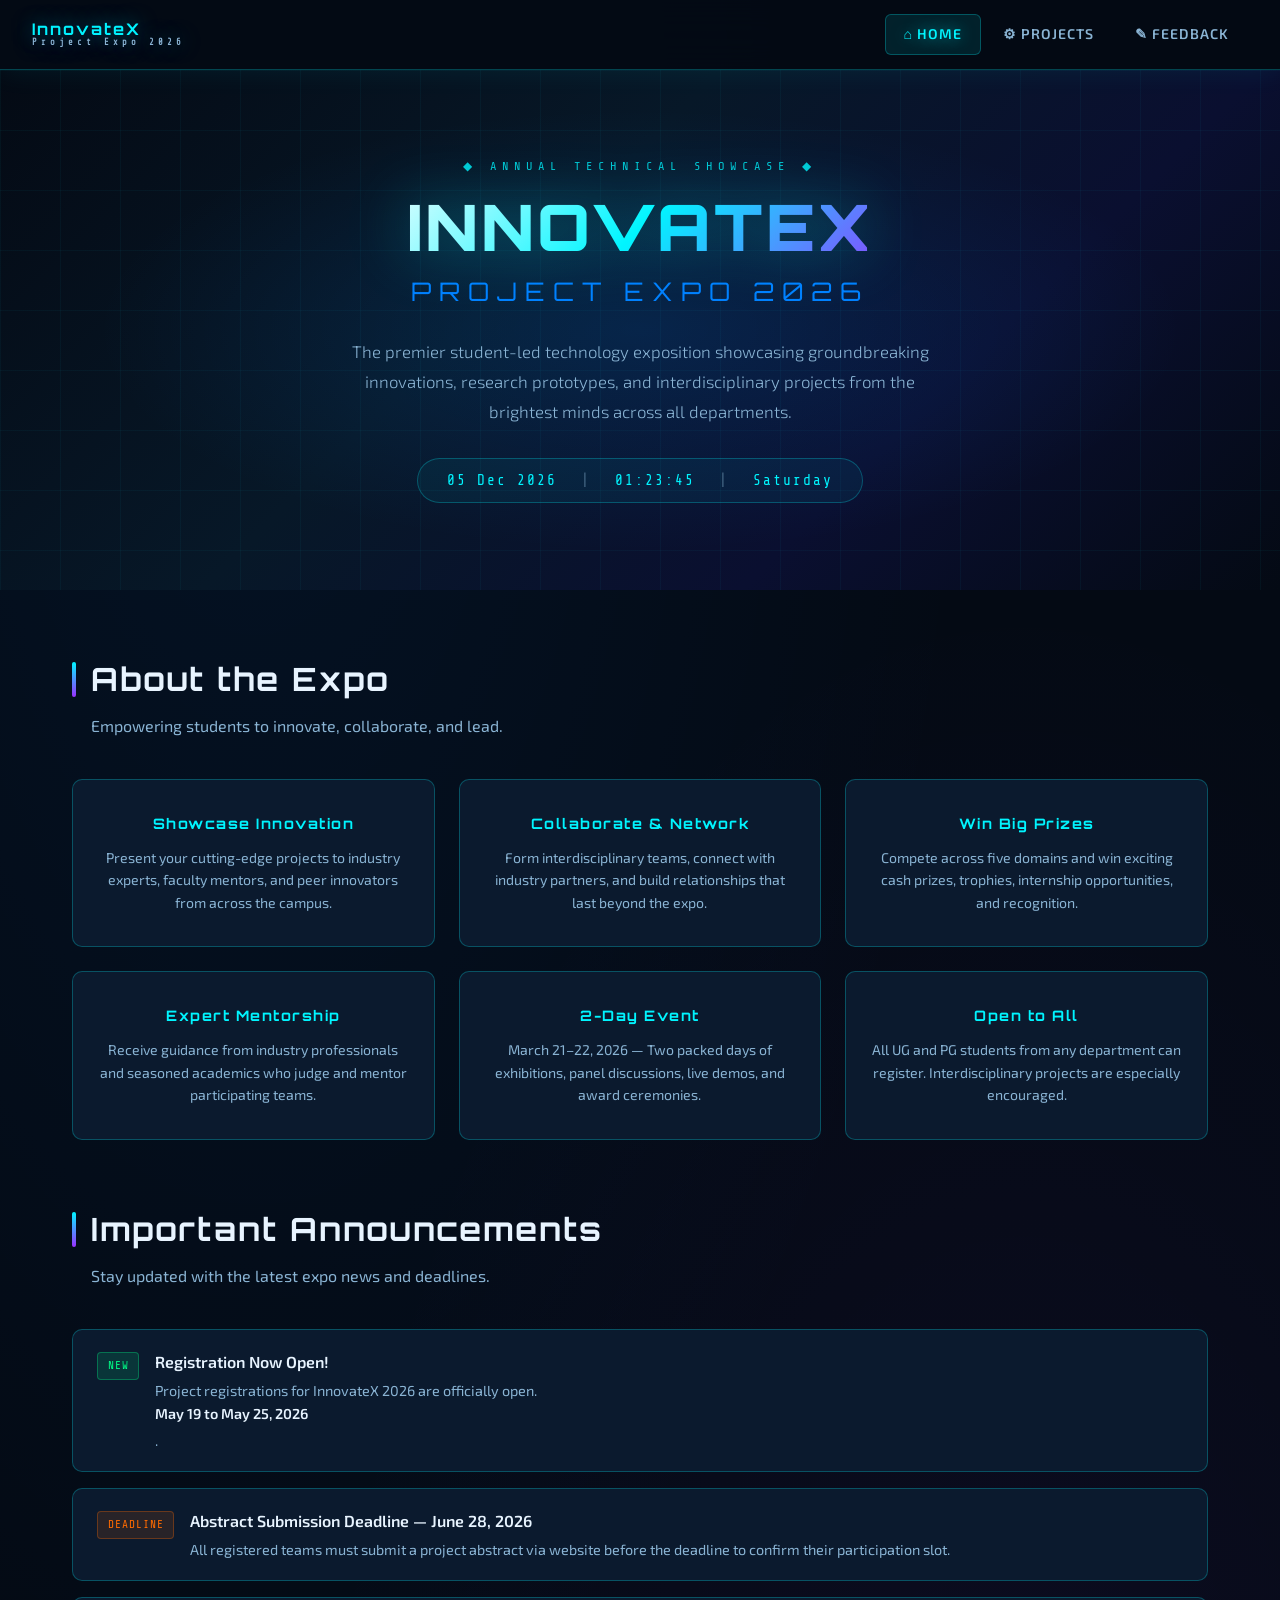
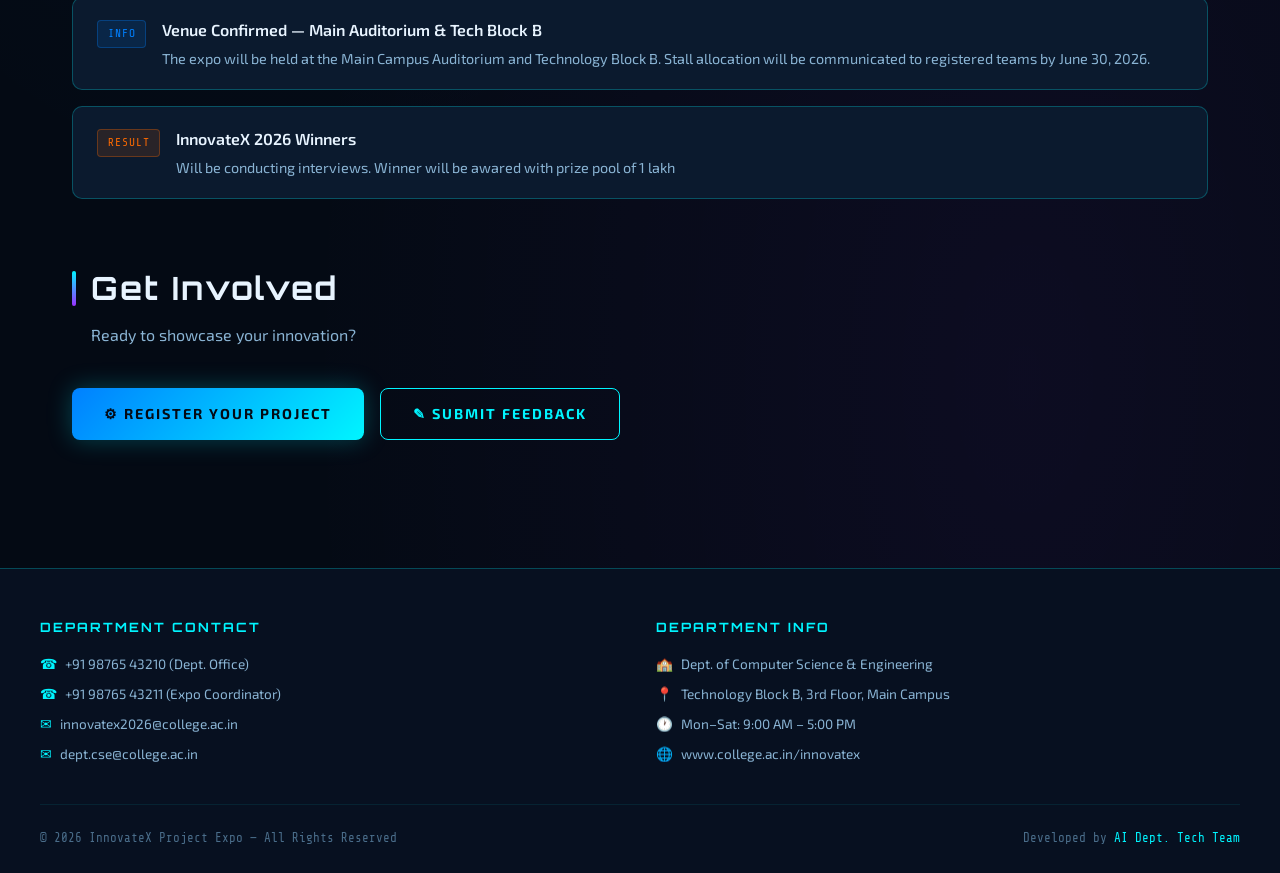
<file: index.html>
<!DOCTYPE html>
<html lang="en">
<head>
  <meta charset="UTF-8" />
  <meta name="viewport" content="width=device-width, initial-scale=1.0" />
  <title>InnovateX Project Expo 2026 — Home</title>
  <link rel="stylesheet" href="style.css" />
</head>
<body>

  <!-- ═══════════════════════════════════════════════════════════
       NAVIGATION (common)
  ════════════════════════════════════════════════════════════ -->
  <nav class="navbar">
    <a href="index.html" class="nav-brand">
      <div class="nav-brand-text">
        InnovateX
        <span class="nav-brand-sub">Project Expo 2026</span>
      </div>
    </a>

    <ul class="nav-links" id="navLinks">
      <li><a href="index.html" class="active">&#8962; Home</a></li>
      <li><a href="projects.html">&#9881; Projects</a></li>
      <li><a href="feedback.html">&#9998; Feedback</a></li>
    </ul>

    <div class="hamburger" id="hamburger" onclick="toggleNav()" aria-label="Toggle navigation">
      <span></span><span></span><span></span>
    </div>
  </nav>

  <!-- ═══════════════════════════════════════════════════════════
       HERO / BANNER
  ════════════════════════════════════════════════════════════ -->
  <section class="hero">
    <div class="hero-bg"></div>
    <div class="hero-content">
      <p class="hero-eyebrow">&#9670; Annual Technical Showcase &#9670;</p>
      <h1 class="hero-title">INNOVATEX</h1>
      <p class="hero-subtitle">Project Expo 2026</p>
      <p class="hero-desc">
        The premier student-led technology exposition showcasing groundbreaking
        innovations, research prototypes, and interdisciplinary projects from
        the brightest minds across all departments.
      </p>
      <div class="hero-date-time" id="liveClock">
        <span id="liveDate">Loading…</span>
        <span class="separator">|</span>
        <span id="liveTime">00:00:00</span>
        <span class="separator">|</span>
        <span id="liveDay">Day</span>
      </div>
    </div>
  </section>
  <!-- ═══════════════════════════════════════════════════════════
       ABOUT / INTRO
  ════════════════════════════════════════════════════════════ -->
  <main>
    <section class="section">
      <h2 class="section-title">About the Expo</h2>
      <p class="section-lead">Empowering students to innovate, collaborate, and lead.</p>

      <div class="grid-3">
        <div class="card feature-card">
          <h3>Showcase Innovation</h3>
          <p>Present your cutting-edge projects to industry experts, faculty mentors, and peer innovators from across the campus.</p>
        </div>
        <div class="card feature-card">
          <h3>Collaborate &amp; Network</h3>
          <p>Form interdisciplinary teams, connect with industry partners, and build relationships that last beyond the expo.</p>
        </div>
        <div class="card feature-card">
          <h3>Win Big Prizes</h3>
          <p>Compete across five domains and win exciting cash prizes, trophies, internship opportunities, and recognition.</p>
        </div>
        <div class="card feature-card">
          <h3>Expert Mentorship</h3>
          <p>Receive guidance from industry professionals and seasoned academics who judge and mentor participating teams.</p>
        </div>
        <div class="card feature-card">
          <h3>2-Day Event</h3>
          <p>March 21–22, 2026 — Two packed days of exhibitions, panel discussions, live demos, and award ceremonies.</p>
        </div>
        <div class="card feature-card">
          <h3>Open to All</h3>
          <p>All UG and PG students from any department can register. Interdisciplinary projects are especially encouraged.</p>
        </div>
      </div>
    </section>

    <!-- ═══════════════════════════════════════════════════════════
         ANNOUNCEMENTS
    ════════════════════════════════════════════════════════════ -->
    <section class="section" style="padding-top:0">
      <h2 class="section-title">Important Announcements</h2>
      <p class="section-lead">Stay updated with the latest expo news and deadlines.</p>

      <div class="announcements-list">

        <div class="announcement-item">
          <span class="ann-tag tag-new">NEW</span>
          <div class="ann-body">
            <strong>Registration Now Open!</strong>
            <p>Project registrations for InnovateX 2026 are officially open. <strong>May 19 to May 25, 2026</strong>.</p>
          </div>
        </div>

        <div class="announcement-item">
          <span class="ann-tag tag-alert">DEADLINE</span> 
          <div class="ann-body">
            <strong>Abstract Submission Deadline — June 28, 2026</strong>
            <p>All registered teams must submit a project abstract via website before the deadline to confirm their participation slot.</p>
          </div>
        </div>

        <div class="announcement-item">
          <span class="ann-tag tag-info">INFO</span>
          <div class="ann-body">
            <strong>Venue Confirmed — Main Auditorium &amp; Tech Block B</strong>
            <p>The expo will be held at the Main Campus Auditorium and Technology Block B. Stall allocation will be communicated to registered teams by June 30, 2026.</p>
          </div>
        </div>

        <div class="announcement-item">
          <span class="ann-tag tag-alert">RESULT</span>
          <div class="ann-body">
            <strong>InnovateX 2026 Winners</strong>
            <p>Will be conducting interviews. Winner will be awared with prize pool of 1 lakh</p>
          </div>
        </div>

      </div>
    </section>

    <!-- ═══════════════════════════════════════════════════════════
         QUICK LINKS
    ════════════════════════════════════════════════════════════ -->
    <section class="section" style="padding-top:0; text-align:center;">
      <h2 class="section-title" style="text-align:left">Get Involved</h2>
      <p class="section-lead" style="text-align:left">Ready to showcase your innovation?</p>
      <div style="display:flex; gap:1rem; flex-wrap:wrap; margin-top:1rem;">
        <a href="projects.html" class="btn btn-primary">&#9881; Register Your Project</a>
        <a href="feedback.html" class="btn btn-secondary">&#9998; Submit Feedback</a>
      </div>
    </section>
  </main>

  <!-- ═══════════════════════════════════════════════════════════
       FOOTER
  ════════════════════════════════════════════════════════════ -->
  <footer>
    <div class="footer-grid">

      

      <div class="footer-col">
        <h4>Department Contact</h4>
        <div class="footer-contact-item">
          <span class="icon">&#9742;</span>
          <span>+91 98765 43210 (Dept. Office)</span>
        </div>
        <div class="footer-contact-item">
          <span class="icon">&#9742;</span>
          <span>+91 98765 43211 (Expo Coordinator)</span>
        </div>
        <div class="footer-contact-item">
          <span class="icon">&#9993;</span>
          <span>innovatex2026@college.ac.in</span>
        </div>
        <div class="footer-contact-item">
          <span class="icon">&#9993;</span>
          <span>dept.cse@college.ac.in</span>
        </div>
      </div>

      <div class="footer-col">
        <h4>Department Info</h4>
        <div class="footer-contact-item">
          <span class="icon">&#127979;</span>
          <span>Dept. of Computer Science &amp; Engineering</span>
        </div>
        <div class="footer-contact-item">
          <span class="icon">&#128205;</span>
          <span>Technology Block B, 3rd Floor, Main Campus</span>
        </div>
        <div class="footer-contact-item">
          <span class="icon">&#128336;</span>
          <span>Mon–Sat: 9:00 AM – 5:00 PM</span>
        </div>
        <div class="footer-contact-item">
          <span class="icon">&#127760;</span>
          <span>www.college.ac.in/innovatex</span>
        </div>
      </div>

    </div>

    <div class="footer-bottom">
      <span>&#169; 2026 InnovateX Project Expo &mdash; All Rights Reserved</span>
      <span>Developed by <a href="#">AI Dept. Tech Team</a></span>
    </div>
  </footer>

  <script src="script.js"></script>
</body>
</html>
</file>
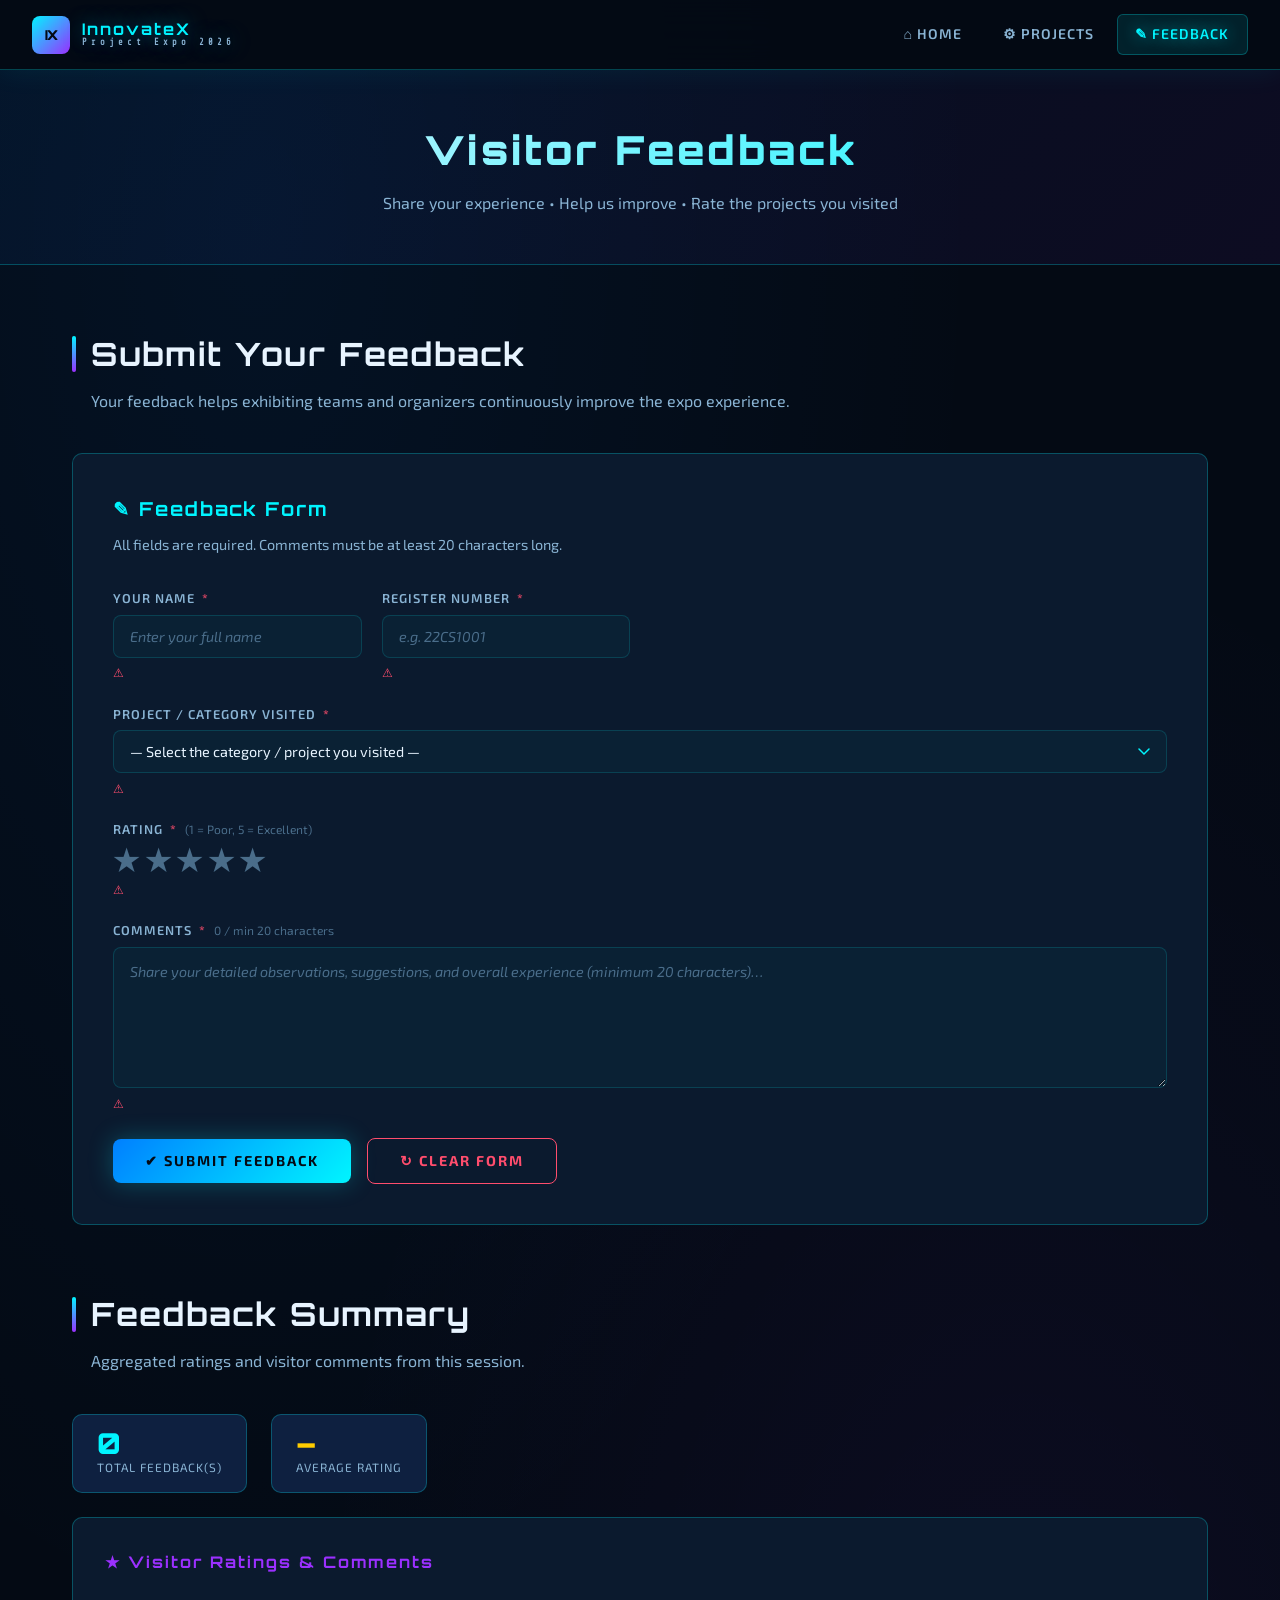
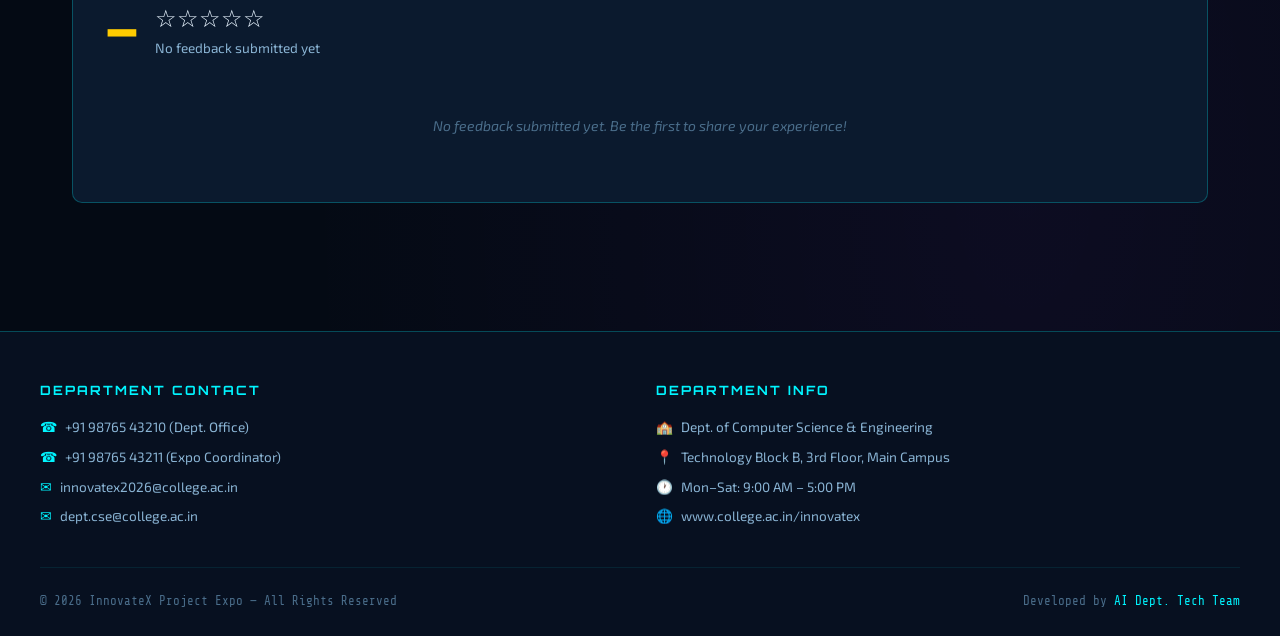
<file: feedback.html>
<!DOCTYPE html>
<html lang="en">
<head>
  <meta charset="UTF-8" />
  <meta name="viewport" content="width=device-width, initial-scale=1.0" />
  <title>InnovateX 2026 — Feedback</title>
  <link rel="stylesheet" href="style.css" />
</head>
<body>

  <!-- ════ NAVIGATION ════ -->
  <nav class="navbar">
    <a href="index.html" class="nav-brand">
      <div class="nav-logo-icon">IX</div>
      <div class="nav-brand-text">
        InnovateX
        <span class="nav-brand-sub">Project Expo 2026</span>
      </div>
    </a>
    <ul class="nav-links" id="navLinks">
      <li><a href="index.html">&#8962; Home</a></li>
      <li><a href="projects.html">&#9881; Projects</a></li>
      <li><a href="feedback.html" class="active">&#9998; Feedback</a></li>
    </ul>
    <div class="hamburger" id="hamburger" onclick="toggleNav()" aria-label="Toggle navigation">
      <span></span><span></span><span></span>
    </div>
  </nav>

  <!-- ════ PAGE HEADER ════ -->
  <div class="page-header">
    <h1>Visitor Feedback</h1>
    <p>Share your experience &bull; Help us improve &bull; Rate the projects you visited</p>
  </div>

  <main>

    <!-- ════════════════════════════════════════════
         FEEDBACK FORM
    ════════════════════════════════════════════ -->
    <section class="section">
      <h2 class="section-title">Submit Your Feedback</h2>
      <p class="section-lead">Your feedback helps exhibiting teams and organizers continuously improve the expo experience.</p>

      <!-- Success / Error alerts -->
      <div id="fbSuccessAlert" class="hidden"></div>

      <div class="form-card">
        <h3 class="form-title">&#9998; Feedback Form</h3>
        <p class="form-subtitle">All fields are required. Comments must be at least 20 characters long.</p>

        <form id="feedbackForm" novalidate>
          <div class="form-grid">

            <!-- Student Name -->
            <div class="form-group">
              <label for="fbStudentName">Your Name <span class="required">*</span></label>
              <input type="text" id="fbStudentName" placeholder="Enter your full name" />
              <span class="error-msg" id="err-fbStudentName"></span>
            </div>

            <!-- Register Number -->
            <div class="form-group">
              <label for="fbRegNumber">Register Number <span class="required">*</span></label>
              <input type="text" id="fbRegNumber" placeholder="e.g. 22CS1001" />
              <span class="error-msg" id="err-fbRegNumber"></span>
            </div>

            <!-- Project / Category Visited -->
            <div class="form-group full-width">
              <label for="fbCategory">Project / Category Visited <span class="required">*</span></label>
              <select id="fbCategory">
                <option value="">— Select the category / project you visited —</option>
                <option value="CAT-001 — AI &amp; Machine Learning">CAT-001 — AI &amp; Machine Learning</option>
                <option value="CAT-002 — Web &amp; Mobile App Dev">CAT-002 — Web &amp; Mobile App Dev</option>
                <option value="CAT-003 — IoT &amp; Embedded Systems">CAT-003 — IoT &amp; Embedded Systems</option>
                <option value="CAT-004 — Cybersecurity &amp; Blockchain">CAT-004 — Cybersecurity &amp; Blockchain</option>
                <option value="CAT-005 — Data Science &amp; Analytics">CAT-005 — Data Science &amp; Analytics</option>
                <option value="CAT-006 — Robotics &amp; Automation">CAT-006 — Robotics &amp; Automation</option>
                <option value="General Expo Experience">General Expo Experience</option>
              </select>
              <span class="error-msg" id="err-fbCategory"></span>
            </div>

            <!-- Star Rating -->
            <div class="form-group full-width">
              <label>Rating <span class="required">*</span> &nbsp;<span style="color:var(--text-muted);text-transform:none;letter-spacing:0;font-size:0.75rem;font-weight:400;">(1 = Poor, 5 = Excellent)</span></label>
              <div class="star-rating" id="starRating">
                <!-- Stars rendered in reverse so CSS sibling trick works -->
                <input type="radio" name="rating" id="star5" value="5" />
                <label for="star5" title="5 - Excellent">&#9733;</label>
                <input type="radio" name="rating" id="star4" value="4" />
                <label for="star4" title="4 - Good">&#9733;</label>
                <input type="radio" name="rating" id="star3" value="3" />
                <label for="star3" title="3 - Average">&#9733;</label>
                <input type="radio" name="rating" id="star2" value="2" />
                <label for="star2" title="2 - Below Average">&#9733;</label>
                <input type="radio" name="rating" id="star1" value="1" />
                <label for="star1" title="1 - Poor">&#9733;</label>
              </div>
              <span class="error-msg" id="err-fbRating"></span>
            </div>

            <!-- Comments -->
            <div class="form-group full-width">
              <label for="fbComments">Comments <span class="required">*</span> &nbsp;<span id="charCount" style="color:var(--text-muted);text-transform:none;letter-spacing:0;font-size:0.75rem;font-weight:400;">0 / min 20 characters</span></label>
              <textarea id="fbComments" rows="5" placeholder="Share your detailed observations, suggestions, and overall experience (minimum 20 characters)…"></textarea>
              <span class="error-msg" id="err-fbComments"></span>
            </div>

          </div><!-- /.form-grid -->

          <div class="form-actions">
            <button type="submit" class="btn btn-primary">&#10004; Submit Feedback</button>
            <button type="button" class="btn btn-danger" onclick="resetFeedbackForm()">&#8635; Clear Form</button>
          </div>
        </form>
      </div><!-- /.form-card -->
    </section>

    <!-- ════════════════════════════════════════════
         FEEDBACK SUMMARY
    ════════════════════════════════════════════ -->
    <section class="section" style="padding-top:0;" id="fbSummarySection">
      <h2 class="section-title">Feedback Summary</h2>
      <p class="section-lead">Aggregated ratings and visitor comments from this session.</p>

      <!-- counter strip -->
      <div class="counter-strip">
        <div class="counter-badge">
          <div>
            <div class="count-num" id="totalFeedbacks">0</div>
            <div class="count-label">Total Feedback(s)</div>
          </div>
        </div>
        <div class="counter-badge">
          <div>
            <div class="count-num" id="avgRatingDisplay" style="color:var(--warning)">–</div>
            <div class="count-label">Average Rating</div>
          </div>
        </div>
      </div>

      <div class="feedback-summary-card" id="fbSummaryCard">
        <h3>&#9733; Visitor Ratings &amp; Comments</h3>

        <div class="avg-rating-display" id="avgRatingBig">
          <div class="avg-number" id="avgNum">–</div>
          <div>
            <div class="avg-stars" id="avgStars">&#9734;&#9734;&#9734;&#9734;&#9734;</div>
            <div class="avg-label" id="avgLabelText">No feedback submitted yet</div>
          </div>
        </div>

        <div id="feedbackEntriesContainer">
          <p style="color:var(--text-muted);font-size:0.88rem;font-style:italic;text-align:center;padding:2rem 0;">
            No feedback submitted yet. Be the first to share your experience!
          </p>
        </div>
      </div>

    </section>

  </main>

  <!-- ════ FOOTER ════ -->
  <footer>
    <div class="footer-grid">

      

      <div class="footer-col">
        <h4>Department Contact</h4>
        <div class="footer-contact-item">
          <span class="icon">&#9742;</span>
          <span>+91 98765 43210 (Dept. Office)</span>
        </div>
        <div class="footer-contact-item">
          <span class="icon">&#9742;</span>
          <span>+91 98765 43211 (Expo Coordinator)</span>
        </div>
        <div class="footer-contact-item">
          <span class="icon">&#9993;</span>
          <span>innovatex2026@college.ac.in</span>
        </div>
        <div class="footer-contact-item">
          <span class="icon">&#9993;</span>
          <span>dept.cse@college.ac.in</span>
        </div>
      </div>

      <div class="footer-col">
        <h4>Department Info</h4>
        <div class="footer-contact-item">
          <span class="icon">&#127979;</span>
          <span>Dept. of Computer Science &amp; Engineering</span>
        </div>
        <div class="footer-contact-item">
          <span class="icon">&#128205;</span>
          <span>Technology Block B, 3rd Floor, Main Campus</span>
        </div>
        <div class="footer-contact-item">
          <span class="icon">&#128336;</span>
          <span>Mon–Sat: 9:00 AM – 5:00 PM</span>
        </div>
        <div class="footer-contact-item">
          <span class="icon">&#127760;</span>
          <span>www.college.ac.in/innovatex</span>
        </div>
      </div>

    </div>

    <div class="footer-bottom">
      <span>&#169; 2026 InnovateX Project Expo &mdash; All Rights Reserved</span>
      <span>Developed by <a href="#">AI Dept. Tech Team</a></span>
    </div>
  </footer>

  <script src="script.js"></script>
</body>
</html>
</file>
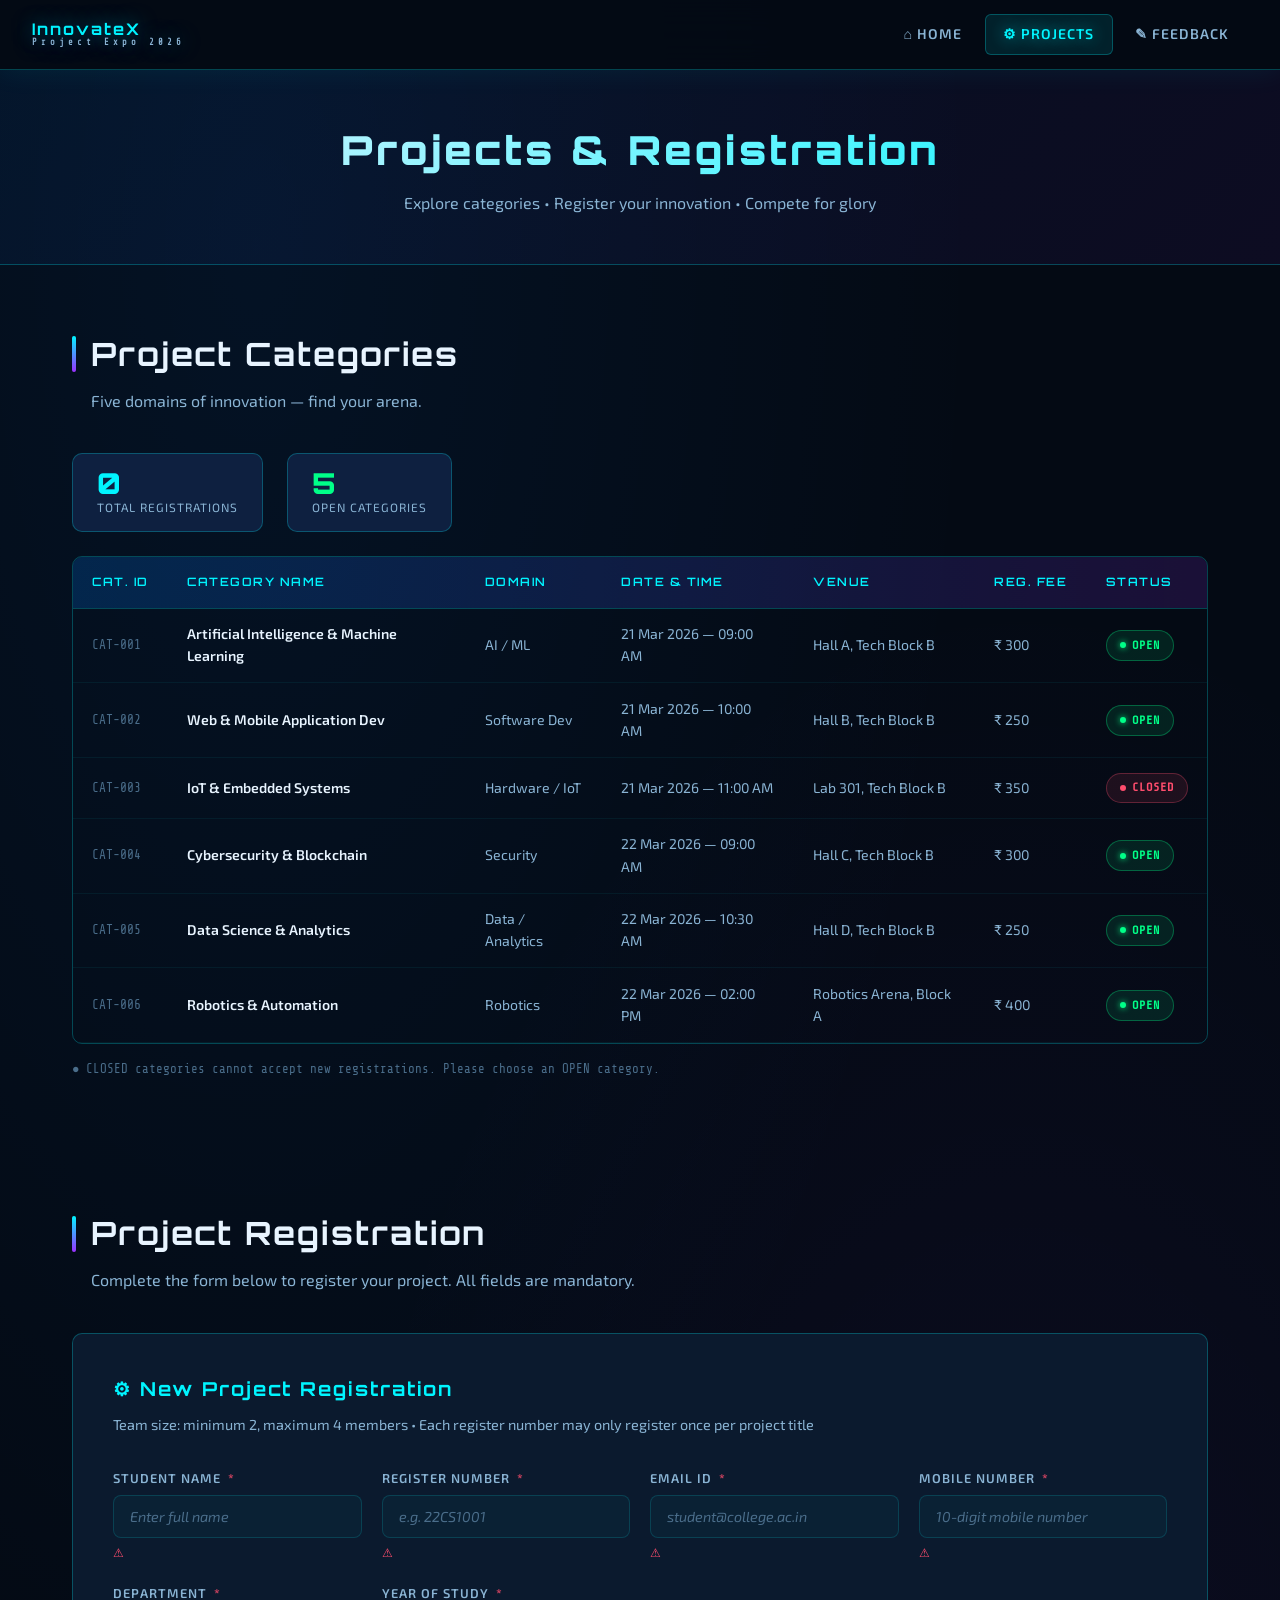
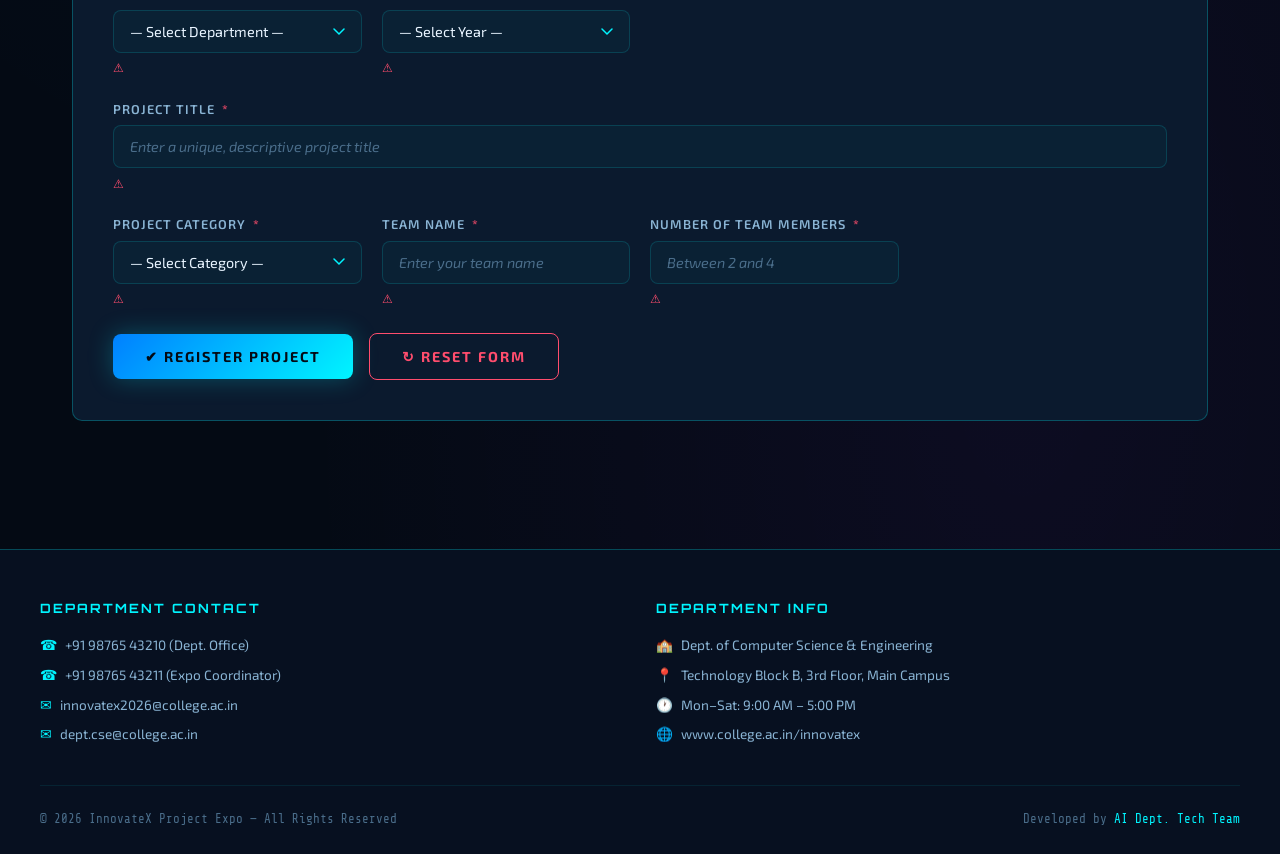
<file: projects.html>
<!DOCTYPE html>
<html lang="en">
<head>
  <meta charset="UTF-8" />
  <meta name="viewport" content="width=device-width, initial-scale=1.0" />
  <title>InnovateX 2026 — Projects &amp; Registration</title>
  <link rel="stylesheet" href="style.css" />
</head>
<body>

  <!-- ════ NAVIGATION ════ -->
  <nav class="navbar">
    <a href="index.html" class="nav-brand">
          <div class="nav-brand-text">
        InnovateX
        <span class="nav-brand-sub">Project Expo 2026</span>
      </div>
    </a>
    <ul class="nav-links" id="navLinks">
      <li><a href="index.html">&#8962; Home</a></li>
      <li><a href="projects.html" class="active">&#9881; Projects</a></li>
      <li><a href="feedback.html">&#9998; Feedback</a></li>
    </ul>
    <div class="hamburger" id="hamburger" onclick="toggleNav()" aria-label="Toggle navigation">
      <span></span><span></span><span></span>
    </div>
  </nav>

  <!-- ════ PAGE HEADER ════ -->
  <div class="page-header">
    <h1>Projects &amp; Registration</h1>
    <p>Explore categories &bull; Register your innovation &bull; Compete for glory</p>
  </div>

  <main>
    <!-- ════════════════════════════════════════════
         SECTION 1: PROJECT CATEGORIES
    ════════════════════════════════════════════ -->
    <section class="section">
      <h2 class="section-title">Project Categories</h2>
      <p class="section-lead">Five domains of innovation — find your arena.</p>

      <!-- COUNTER STRIP -->
      <div class="counter-strip">
        <div class="counter-badge">
          <div>
            <div class="count-num" id="totalCount">0</div>
            <div class="count-label">Total Registrations</div>
          </div>
        </div>
        <div class="counter-badge">
          <div>
            <div class="count-num" style="color:var(--neon-green)">5</div>
            <div class="count-label">Open Categories</div>
          </div>
        </div>
      </div>

      <div class="table-wrapper">
        <table id="categoryTable">
          <thead>
            <tr>
              <th>Cat. ID</th>
              <th>Category Name</th>
              <th>Domain</th>
              <th>Date &amp; Time</th>
              <th>Venue</th>
              <th>Reg. Fee</th>
              <th>Status</th>
            </tr>
          </thead>
          <tbody>
            <tr>
              <td>CAT-001</td>
              <td>Artificial Intelligence &amp; Machine Learning</td>
              <td>AI / ML</td>
              <td>21 Mar 2026 &mdash; 09:00 AM</td>
              <td>Hall A, Tech Block B</td>
              <td>&#8377; 300</td>
              <td><span class="status-badge status-open">Open</span></td>
            </tr>
            <tr>
              <td>CAT-002</td>
              <td>Web &amp; Mobile Application Dev</td>
              <td>Software Dev</td>
              <td>21 Mar 2026 &mdash; 10:00 AM</td>
              <td>Hall B, Tech Block B</td>
              <td>&#8377; 250</td>
              <td><span class="status-badge status-open">Open</span></td>
            </tr>
            <tr>
              <td>CAT-003</td>
              <td>IoT &amp; Embedded Systems</td>
              <td>Hardware / IoT</td>
              <td>21 Mar 2026 &mdash; 11:00 AM</td>
              <td>Lab 301, Tech Block B</td>
              <td>&#8377; 350</td>
              <td><span class="status-badge status-closed">Closed</span></td>
            </tr>
            <tr>
              <td>CAT-004</td>
              <td>Cybersecurity &amp; Blockchain</td>
              <td>Security</td>
              <td>22 Mar 2026 &mdash; 09:00 AM</td>
              <td>Hall C, Tech Block B</td>
              <td>&#8377; 300</td>
              <td><span class="status-badge status-open">Open</span></td>
            </tr>
            <tr>
              <td>CAT-005</td>
              <td>Data Science &amp; Analytics</td>
              <td>Data / Analytics</td>
              <td>22 Mar 2026 &mdash; 10:30 AM</td>
              <td>Hall D, Tech Block B</td>
              <td>&#8377; 250</td>
              <td><span class="status-badge status-open">Open</span></td>
            </tr>
            <tr>
              <td>CAT-006</td>
              <td>Robotics &amp; Automation</td>
              <td>Robotics</td>
              <td>22 Mar 2026 &mdash; 02:00 PM</td>
              <td>Robotics Arena, Block A</td>
              <td>&#8377; 400</td>
              <td><span class="status-badge status-open">Open</span></td>
            </tr>
          </tbody>
        </table>
      </div>

      <!-- legend -->
      <p style="color:var(--text-muted);font-size:0.78rem;margin-top:1rem;font-family:'Share Tech Mono',monospace;">
        &#9679; CLOSED categories cannot accept new registrations. Please choose an OPEN category.
      </p>
    </section>

    <!-- ════════════════════════════════════════════
         SECTION 2: SUCCESS MESSAGE (hidden initially)
    ════════════════════════════════════════════ -->
    <section class="section" style="padding-top:0;" id="successSection" class="hidden">
      <div id="successAlert" class="hidden"></div>
      <div id="regDetailsPanel" class="hidden"></div>
    </section>

    <!-- ════════════════════════════════════════════
         SECTION 3: REGISTRATION FORM
    ════════════════════════════════════════════ -->
    <section class="section" style="padding-top:0;" id="formSection">
      <h2 class="section-title">Project Registration</h2>
      <p class="section-lead">Complete the form below to register your project. All fields are mandatory.</p>

      <div class="form-card">
        <h3 class="form-title">&#9881; New Project Registration</h3>
        <p class="form-subtitle">Team size: minimum 2, maximum 4 members &bull; Each register number may only register once per project title</p>

        <form id="regForm" novalidate>
          <div class="form-grid">

            <!-- Student Name -->
            <div class="form-group">
              <label for="studentName">Student Name <span class="required">*</span></label>
              <input type="text" id="studentName" placeholder="Enter full name" />
              <span class="error-msg" id="err-studentName"></span>
            </div>

            <!-- Register Number -->
            <div class="form-group">
              <label for="regNumber">Register Number <span class="required">*</span></label>
              <input type="text" id="regNumber" placeholder="e.g. 22CS1001" />
              <span class="error-msg" id="err-regNumber"></span>
            </div>

            <!-- Email -->
            <div class="form-group">
              <label for="email">Email ID <span class="required">*</span></label>
              <input type="email" id="email" placeholder="student@college.ac.in" />
              <span class="error-msg" id="err-email"></span>
            </div>

            <!-- Mobile -->
            <div class="form-group">
              <label for="mobile">Mobile Number <span class="required">*</span></label>
              <input type="tel" id="mobile" placeholder="10-digit mobile number" maxlength="10" />
              <span class="error-msg" id="err-mobile"></span>
            </div>

            <!-- Department -->
            <div class="form-group">
              <label for="department">Department <span class="required">*</span></label>
              <select id="department">
                <option value="">— Select Department —</option>
                <option>Computer Science &amp; Engineering</option>
                <option>Electronics &amp; Communication Engg.</option>
                <option>Electrical Engineering</option>
                <option>Mechanical Engineering</option>
                <option>Information Technology</option>
                <option>Civil Engineering</option>
                <option>Mathematics</option>
                <option>Physics</option>
              </select>
              <span class="error-msg" id="err-department"></span>
            </div>

            <!-- Year of Study -->
            <div class="form-group">
              <label for="yearOfStudy">Year of Study <span class="required">*</span></label>
              <select id="yearOfStudy">
                <option value="">— Select Year —</option>
                <option value="1">1st Year</option>
                <option value="2">2nd Year</option>
                <option value="3">3rd Year</option>
                <option value="4">4th Year</option>
                <option value="PG1">PG 1st Year</option>
                <option value="PG2">PG 2nd Year</option>
              </select>
              <span class="error-msg" id="err-yearOfStudy"></span>
            </div>

            <!-- Project Title -->
            <div class="form-group full-width">
              <label for="projectTitle">Project Title <span class="required">*</span></label>
              <input type="text" id="projectTitle" placeholder="Enter a unique, descriptive project title" />
              <span class="error-msg" id="err-projectTitle"></span>
            </div>

            <!-- Project Category -->
            <div class="form-group">
              <label for="projectCategory">Project Category <span class="required">*</span></label>
              <select id="projectCategory">
                <option value="">— Select Category —</option>
                <option value="CAT-001|open">CAT-001 — AI &amp; Machine Learning</option>
                <option value="CAT-002|open">CAT-002 — Web &amp; Mobile App Dev</option>
                <option value="CAT-003|closed">CAT-003 — IoT &amp; Embedded Systems (CLOSED)</option>
                <option value="CAT-004|open">CAT-004 — Cybersecurity &amp; Blockchain</option>
                <option value="CAT-005|open">CAT-005 — Data Science &amp; Analytics</option>
                <option value="CAT-006|open">CAT-006 — Robotics &amp; Automation</option>
              </select>
              <span class="error-msg" id="err-projectCategory"></span>
            </div>

            <!-- Team Name -->
            <div class="form-group">
              <label for="teamName">Team Name <span class="required">*</span></label>
              <input type="text" id="teamName" placeholder="Enter your team name" />
              <span class="error-msg" id="err-teamName"></span>
            </div>

            <!-- Number of Team Members -->
            <div class="form-group">
              <label for="teamSize">Number of Team Members <span class="required">*</span></label>
              <input type="number" id="teamSize" placeholder="Between 2 and 4" min="2" max="4" />
              <span class="error-msg" id="err-teamSize"></span>
            </div>

          </div><!-- /.form-grid -->

          <div class="form-actions">
            <button type="submit" class="btn btn-primary">&#10004; Register Project</button>
            <button type="button" class="btn btn-danger" onclick="resetForm()">&#8635; Reset Form</button>
          </div>

        </form>
      </div><!-- /.form-card -->
    </section>

  </main>

  <!-- ════ FOOTER ════ -->
  <footer>
    <div class="footer-grid">

      

      <div class="footer-col">
        <h4>Department Contact</h4>
        <div class="footer-contact-item">
          <span class="icon">&#9742;</span>
          <span>+91 98765 43210 (Dept. Office)</span>
        </div>
        <div class="footer-contact-item">
          <span class="icon">&#9742;</span>
          <span>+91 98765 43211 (Expo Coordinator)</span>
        </div>
        <div class="footer-contact-item">
          <span class="icon">&#9993;</span>
          <span>innovatex2026@college.ac.in</span>
        </div>
        <div class="footer-contact-item">
          <span class="icon">&#9993;</span>
          <span>dept.cse@college.ac.in</span>
        </div>
      </div>

      <div class="footer-col">
        <h4>Department Info</h4>
        <div class="footer-contact-item">
          <span class="icon">&#127979;</span>
          <span>Dept. of Computer Science &amp; Engineering</span>
        </div>
        <div class="footer-contact-item">
          <span class="icon">&#128205;</span>
          <span>Technology Block B, 3rd Floor, Main Campus</span>
        </div>
        <div class="footer-contact-item">
          <span class="icon">&#128336;</span>
          <span>Mon–Sat: 9:00 AM – 5:00 PM</span>
        </div>
        <div class="footer-contact-item">
          <span class="icon">&#127760;</span>
          <span>www.college.ac.in/innovatex</span>
        </div>
      </div>

    </div>

    <div class="footer-bottom">
      <span>&#169; 2026 InnovateX Project Expo &mdash; All Rights Reserved</span>
      <span>Developed by <a href="#">AI Dept. Tech Team</a></span>
    </div>
  </footer>

  <script src="script.js"></script>
</body>
</html>
</file>
<file: style.css>
/* ============================================================
   INNOVATEX PROJECT EXPO 2026 — style.css
   Aesthetic: Futuristic Tech-Noir with neon accents
   ============================================================ */

@import url('https://fonts.googleapis.com/css2?family=Orbitron:wght@400;600;700;900&family=Exo+2:ital,wght@0,300;0,400;0,600;1,300&family=Share+Tech+Mono&display=swap');

/* ── CSS Variables ── */
:root {
  --bg-deep:       #040a14;
  --bg-mid:        #071020;
  --bg-card:       #0b1a2e;
  --bg-card2:      #0e2040;
  --neon-cyan:     #00f5ff;
  --neon-blue:     #0080ff;
  --neon-purple:   #9b30ff;
  --neon-green:    #00ff88;
  --neon-orange:   #ff6b00;
  --text-primary:  #e8f4ff;
  --text-secondary:#8ab4d4;
  --text-muted:    #4a6d8a;
  --border-glow:   rgba(0,245,255,0.25);
  --error:         #ff4d6d;
  --success:       #00ff88;
  --warning:       #ffcc00;
  --header-h:      70px;
  --radius:        10px;
  --transition:    0.3s cubic-bezier(0.4,0,0.2,1);
}

/* ── Reset & Base ── */
*, *::before, *::after { box-sizing: border-box; margin: 0; padding: 0; }

html { scroll-behavior: smooth; }

body {
  font-family: 'Exo 2', sans-serif;
  background: var(--bg-deep);
  color: var(--text-primary);
  min-height: 100vh;
  line-height: 1.6;
  background-image:
    radial-gradient(ellipse at 20% 10%, rgba(0,128,255,0.07) 0%, transparent 50%),
    radial-gradient(ellipse at 80% 80%, rgba(155,48,255,0.06) 0%, transparent 50%);
}

/* ── Scrollbar ── */
::-webkit-scrollbar { width: 6px; }
::-webkit-scrollbar-track { background: var(--bg-mid); }
::-webkit-scrollbar-thumb { background: var(--neon-blue); border-radius: 3px; }

/* ============================================================
   NAVIGATION
   ============================================================ */
.navbar {
  position: sticky;
  top: 0;
  z-index: 1000;
  height: var(--header-h);
  display: flex;
  align-items: center;
  justify-content: space-between;
  padding: 0 2rem;
  background: rgba(4, 10, 20, 0.92);
  backdrop-filter: blur(20px);
  border-bottom: 1px solid var(--border-glow);
  box-shadow: 0 0 30px rgba(0,245,255,0.08);
}

.nav-brand {
  display: flex;
  align-items: center;
  gap: 0.75rem;
  text-decoration: none;
}

.nav-logo-icon {
  width: 38px;
  height: 38px;
  background: linear-gradient(135deg, var(--neon-cyan), var(--neon-purple));
  border-radius: 8px;
  display: flex;
  align-items: center;
  justify-content: center;
  font-family: 'Orbitron', monospace;
  font-weight: 900;
  font-size: 0.85rem;
  color: var(--bg-deep);
  letter-spacing: -1px;
  flex-shrink: 0;
}

.nav-brand-text {
  font-family: 'Orbitron', monospace;
  font-size: 1rem;
  font-weight: 700;
  color: var(--neon-cyan);
  letter-spacing: 2px;
  text-shadow: 0 0 20px rgba(0,245,255,0.5);
  line-height: 1.1;
}

.nav-brand-sub {
  font-size: 0.55rem;
  color: var(--text-secondary);
  letter-spacing: 4px;
  font-family: 'Share Tech Mono', monospace;
  display: block;
}

.nav-links {
  display: flex;
  gap: 0.25rem;
  list-style: none;
  align-items: center;
}

.nav-links a {
  display: flex;
  align-items: center;
  gap: 0.4rem;
  padding: 0.5rem 1.1rem;
  border-radius: 6px;
  text-decoration: none;
  color: var(--text-secondary);
  font-family: 'Exo 2', sans-serif;
  font-size: 0.88rem;
  font-weight: 600;
  letter-spacing: 1px;
  text-transform: uppercase;
  transition: all var(--transition);
  border: 1px solid transparent;
}

.nav-links a:hover,
.nav-links a.active {
  color: var(--neon-cyan);
  border-color: var(--border-glow);
  background: rgba(0,245,255,0.05);
  text-shadow: 0 0 15px rgba(0,245,255,0.6);
}

.nav-links a.active {
  background: rgba(0,245,255,0.1);
}

.hamburger {
  display: none;
  flex-direction: column;
  gap: 5px;
  cursor: pointer;
  padding: 5px;
}
.hamburger span {
  display: block;
  width: 25px;
  height: 2px;
  background: var(--neon-cyan);
  border-radius: 2px;
  transition: all var(--transition);
}

/* ============================================================
   HERO / BANNER
   ============================================================ */
.hero {
  position: relative;
  min-height: 520px;
  display: flex;
  align-items: center;
  justify-content: center;
  overflow: hidden;
  padding: 4rem 2rem;
}

.hero-bg {
  position: absolute;
  inset: 0;
  background:
    linear-gradient(135deg, #040a14 0%, #071828 40%, #0a0f30 70%, #040a14 100%);
  z-index: 0;
}

/* Animated grid lines */
.hero-bg::before {
  content: '';
  position: absolute;
  inset: 0;
  background-image:
    linear-gradient(rgba(0,245,255,0.04) 1px, transparent 1px),
    linear-gradient(90deg, rgba(0,245,255,0.04) 1px, transparent 1px);
  background-size: 60px 60px;
  animation: gridMove 20s linear infinite;
}

.hero-bg::after {
  content: '';
  position: absolute;
  inset: 0;
  background: radial-gradient(ellipse at 50% 50%, rgba(0,128,255,0.15) 0%, transparent 60%);
}

@keyframes gridMove {
  0%   { background-position: 0 0, 0 0; }
  100% { background-position: 60px 60px, 60px 60px; }
}

.hero-content {
  position: relative;
  z-index: 2;
  text-align: center;
  max-width: 800px;
}

.hero-eyebrow {
  font-family: 'Share Tech Mono', monospace;
  font-size: 0.75rem;
  color: var(--neon-cyan);
  letter-spacing: 6px;
  text-transform: uppercase;
  margin-bottom: 1rem;
  opacity: 0.8;
}

.hero-title {
  font-family: 'Orbitron', monospace;
  font-size: clamp(2rem, 6vw, 4rem);
  font-weight: 900;
  line-height: 1.1;
  letter-spacing: 3px;
  margin-bottom: 0.5rem;
  background: linear-gradient(135deg, #ffffff 0%, var(--neon-cyan) 50%, var(--neon-purple) 100%);
  -webkit-background-clip: text;
  -webkit-text-fill-color: transparent;
  background-clip: text;
  text-shadow: none;
  filter: drop-shadow(0 0 30px rgba(0,245,255,0.4));
}

.hero-subtitle {
  font-family: 'Orbitron', monospace;
  font-size: clamp(1rem, 2.5vw, 1.6rem);
  font-weight: 400;
  color: var(--neon-blue);
  letter-spacing: 8px;
  margin-bottom: 1.5rem;
  text-transform: uppercase;
}

.hero-desc {
  font-size: 1.05rem;
  color: var(--text-secondary);
  max-width: 580px;
  margin: 0 auto 2rem;
  font-weight: 300;
  line-height: 1.8;
}

.hero-date-time {
  display: inline-flex;
  align-items: center;
  gap: 1.5rem;
  background: rgba(0,245,255,0.05);
  border: 1px solid var(--border-glow);
  border-radius: 50px;
  padding: 0.6rem 1.8rem;
  font-family: 'Share Tech Mono', monospace;
  font-size: 0.9rem;
  color: var(--neon-cyan);
  letter-spacing: 2px;
  flex-wrap: wrap;
  justify-content: center;
}

.hero-date-time .separator { color: var(--text-muted); }

/* ============================================================
   SECTIONS & LAYOUT
   ============================================================ */
.section {
  padding: 4rem 2rem;
  max-width: 1200px;
  margin: 0 auto;
}

.section-title {
  font-family: 'Orbitron', monospace;
  font-size: clamp(1.3rem, 3vw, 2rem);
  font-weight: 700;
  color: var(--text-primary);
  letter-spacing: 2px;
  margin-bottom: 0.5rem;
  position: relative;
  padding-left: 1.2rem;
}

.section-title::before {
  content: '';
  position: absolute;
  left: 0;
  top: 50%;
  transform: translateY(-50%);
  width: 4px;
  height: 70%;
  background: linear-gradient(to bottom, var(--neon-cyan), var(--neon-purple));
  border-radius: 2px;
}

.section-lead {
  color: var(--text-secondary);
  margin-bottom: 2.5rem;
  padding-left: 1.2rem;
}

/* ── Grid Layouts ── */
.grid-3 { display: grid; grid-template-columns: repeat(auto-fit, minmax(280px, 1fr)); gap: 1.5rem; }
.grid-2 { display: grid; grid-template-columns: repeat(auto-fit, minmax(340px, 1fr)); gap: 1.5rem; }

/* ── Cards ── */
.card {
  background: var(--bg-card);
  border: 1px solid var(--border-glow);
  border-radius: var(--radius);
  padding: 1.75rem;
  transition: all var(--transition);
  position: relative;
  overflow: hidden;
}

.card::before {
  content: '';
  position: absolute;
  top: 0;
  left: 0;
  right: 0;
  height: 2px;
  background: linear-gradient(90deg, var(--neon-cyan), var(--neon-purple));
  opacity: 0;
  transition: opacity var(--transition);
}

.card:hover {
  border-color: rgba(0,245,255,0.45);
  transform: translateY(-3px);
  box-shadow: 0 8px 40px rgba(0,245,255,0.1);
}

.card:hover::before { opacity: 1; }

/* ============================================================
   ANNOUNCEMENTS
   ============================================================ */
.announcements-list {
  display: flex;
  flex-direction: column;
  gap: 1rem;
}

.announcement-item {
  display: flex;
  gap: 1rem;
  align-items: flex-start;
  background: var(--bg-card);
  border: 1px solid var(--border-glow);
  border-radius: var(--radius);
  padding: 1.2rem 1.5rem;
  transition: all var(--transition);
}

.announcement-item:hover {
  border-color: rgba(0,245,255,0.4);
  transform: translateX(4px);
}

.ann-tag {
  font-family: 'Share Tech Mono', monospace;
  font-size: 0.7rem;
  padding: 0.25rem 0.6rem;
  border-radius: 4px;
  text-transform: uppercase;
  letter-spacing: 1px;
  flex-shrink: 0;
  margin-top: 0.2rem;
}

.tag-new    { background: rgba(0,255,136,0.12); color: var(--neon-green); border: 1px solid rgba(0,255,136,0.3); }
.tag-alert  { background: rgba(255,107,0,0.12);  color: var(--neon-orange); border: 1px solid rgba(255,107,0,0.3); }
.tag-info   { background: rgba(0,128,255,0.12);  color: var(--neon-blue); border: 1px solid rgba(0,128,255,0.3); }
.tag-warn   { background: rgba(255,204,0,0.12);  color: var(--warning); border: 1px solid rgba(255,204,0,0.3); }

.ann-body strong {
  display: block;
  color: var(--text-primary);
  margin-bottom: 0.25rem;
  font-weight: 600;
}
.ann-body p { color: var(--text-secondary); font-size: 0.9rem; }

/* ============================================================
   PROJECT CATEGORIES TABLE
   ============================================================ */
.table-wrapper {
  overflow-x: auto;
  border-radius: var(--radius);
  border: 1px solid var(--border-glow);
}

table {
  width: 100%;
  border-collapse: collapse;
  font-size: 0.88rem;
}

thead {
  background: linear-gradient(90deg, rgba(0,128,255,0.2), rgba(155,48,255,0.15));
  border-bottom: 1px solid var(--border-glow);
}

thead th {
  font-family: 'Orbitron', monospace;
  font-size: 0.72rem;
  font-weight: 600;
  color: var(--neon-cyan);
  letter-spacing: 1.5px;
  text-transform: uppercase;
  padding: 1rem 1.2rem;
  text-align: left;
  white-space: nowrap;
}

tbody tr {
  border-bottom: 1px solid rgba(0,245,255,0.06);
  transition: background var(--transition);
}

tbody tr:hover { background: rgba(0,245,255,0.04); }

tbody td {
  padding: 0.9rem 1.2rem;
  color: var(--text-secondary);
  vertical-align: middle;
}

tbody td:first-child { color: var(--text-muted); font-family: 'Share Tech Mono', monospace; font-size: 0.8rem; }
tbody td:nth-child(2) { color: var(--text-primary); font-weight: 600; }

.status-badge {
  display: inline-flex;
  align-items: center;
  gap: 0.4rem;
  padding: 0.3rem 0.8rem;
  border-radius: 20px;
  font-size: 0.75rem;
  font-weight: 600;
  letter-spacing: 1px;
  text-transform: uppercase;
  font-family: 'Share Tech Mono', monospace;
}

.status-open {
  background: rgba(0,255,136,0.1);
  color: var(--neon-green);
  border: 1px solid rgba(0,255,136,0.3);
}

.status-open::before {
  content: '';
  width: 6px; height: 6px;
  border-radius: 50%;
  background: var(--neon-green);
  box-shadow: 0 0 6px var(--neon-green);
  animation: pulse 2s infinite;
}

.status-closed {
  background: rgba(255,77,109,0.1);
  color: var(--error);
  border: 1px solid rgba(255,77,109,0.3);
}

.status-closed::before {
  content: '';
  width: 6px; height: 6px;
  border-radius: 50%;
  background: var(--error);
}

@keyframes pulse {
  0%, 100% { opacity: 1; }
  50%       { opacity: 0.4; }
}

/* ============================================================
   FORMS
   ============================================================ */
.form-card {
  background: var(--bg-card);
  border: 1px solid var(--border-glow);
  border-radius: var(--radius);
  padding: 2.5rem;
}

.form-title {
  font-family: 'Orbitron', monospace;
  font-size: 1.2rem;
  color: var(--neon-cyan);
  letter-spacing: 2px;
  margin-bottom: 0.5rem;
}

.form-subtitle { color: var(--text-secondary); font-size: 0.9rem; margin-bottom: 2rem; }

.form-grid {
  display: grid;
  grid-template-columns: repeat(auto-fit, minmax(240px, 1fr));
  gap: 1.25rem;
}

.form-group {
  display: flex;
  flex-direction: column;
  gap: 0.4rem;
}

.form-group.full-width { grid-column: 1 / -1; }

label {
  font-size: 0.8rem;
  font-weight: 600;
  color: var(--text-secondary);
  letter-spacing: 1px;
  text-transform: uppercase;
  font-family: 'Exo 2', sans-serif;
}

label .required { color: var(--error); margin-left: 3px; }

input[type="text"],
input[type="email"],
input[type="tel"],
input[type="number"],
select,
textarea {
  background: rgba(0,245,255,0.03);
  border: 1px solid rgba(0,245,255,0.15);
  border-radius: 8px;
  padding: 0.75rem 1rem;
  color: var(--text-primary);
  font-family: 'Exo 2', sans-serif;
  font-size: 0.9rem;
  transition: all var(--transition);
  outline: none;
  width: 100%;
}

input::placeholder, textarea::placeholder { color: var(--text-muted); font-style: italic; }

input:focus, select:focus, textarea:focus {
  border-color: var(--neon-cyan);
  background: rgba(0,245,255,0.06);
  box-shadow: 0 0 0 3px rgba(0,245,255,0.1);
}

select {
  cursor: pointer;
  appearance: none;
  background-image: url("data:image/svg+xml,%3Csvg xmlns='http://www.w3.org/2000/svg' width='12' height='8' viewBox='0 0 12 8'%3E%3Cpath d='M1 1l5 5 5-5' stroke='%2300f5ff' stroke-width='1.5' fill='none' stroke-linecap='round'/%3E%3C/svg%3E");
  background-repeat: no-repeat;
  background-position: right 1rem center;
  padding-right: 2.5rem;
}

select option { background: var(--bg-card); color: var(--text-primary); }

textarea { resize: vertical; min-height: 110px; line-height: 1.6; }

/* Validation states */
.field-error {
  border-color: var(--error) !important;
  box-shadow: 0 0 0 3px rgba(255,77,109,0.12) !important;
}

.field-success {
  border-color: var(--neon-green) !important;
  box-shadow: 0 0 0 3px rgba(0,255,136,0.1) !important;
}

.error-msg {
  font-size: 0.75rem;
  color: var(--error);
  font-family: 'Share Tech Mono', monospace;
  min-height: 1rem;
  display: flex;
  align-items: center;
  gap: 0.3rem;
}

.error-msg::before { content: '⚠'; }

/* ── Buttons ── */
.btn {
  display: inline-flex;
  align-items: center;
  gap: 0.5rem;
  padding: 0.85rem 2rem;
  border-radius: 8px;
  font-family: 'Exo 2', sans-serif;
  font-size: 0.9rem;
  font-weight: 700;
  letter-spacing: 2px;
  text-transform: uppercase;
  cursor: pointer;
  border: none;
  transition: all var(--transition);
  text-decoration: none;
  position: relative;
  overflow: hidden;
}

.btn::after {
  content: '';
  position: absolute;
  inset: 0;
  background: rgba(255,255,255,0.08);
  opacity: 0;
  transition: opacity var(--transition);
}

.btn:hover::after { opacity: 1; }

.btn-primary {
  background: linear-gradient(135deg, var(--neon-blue), var(--neon-cyan));
  color: var(--bg-deep);
  box-shadow: 0 0 25px rgba(0,245,255,0.25);
}

.btn-primary:hover {
  transform: translateY(-2px);
  box-shadow: 0 0 40px rgba(0,245,255,0.4);
}

.btn-secondary {
  background: transparent;
  color: var(--neon-cyan);
  border: 1px solid var(--neon-cyan);
}

.btn-secondary:hover {
  background: rgba(0,245,255,0.08);
  transform: translateY(-2px);
}

.btn-danger {
  background: transparent;
  color: var(--error);
  border: 1px solid var(--error);
}

.btn-danger:hover {
  background: rgba(255,77,109,0.1);
}

.form-actions {
  display: flex;
  gap: 1rem;
  margin-top: 1.5rem;
  flex-wrap: wrap;
  align-items: center;
}


.alert {
  display: flex;
  align-items: flex-start;
  gap: 1rem;
  padding: 1.25rem 1.5rem;
  border-radius: var(--radius);
  margin: 1.5rem 0;
  font-size: 0.9rem;
  animation: slideDown 0.4s ease;
}

@keyframes slideDown {
  from { opacity: 0; transform: translateY(-12px); }
  to   { opacity: 1; transform: translateY(0); }
}

.alert-success {
  background: rgba(0,255,136,0.08);
  border: 1px solid rgba(0,255,136,0.3);
  color: var(--neon-green);
}

.alert-error {
  background: rgba(255,77,109,0.08);
  border: 1px solid rgba(255,77,109,0.3);
  color: var(--error);
}

.alert-info {
  background: rgba(0,128,255,0.08);
  border: 1px solid rgba(0,128,255,0.3);
  color: var(--neon-blue);
}

.alert-icon { font-size: 1.3rem; flex-shrink: 0; }
.alert-body strong { display: block; margin-bottom: 0.25rem; font-size: 1rem; }


.reg-details-panel {
  background: var(--bg-card2);
  border: 1px solid rgba(0,245,255,0.2);
  border-radius: var(--radius);
  padding: 2rem;
  margin-top: 1.5rem;
}

.reg-details-panel h3 {
  font-family: 'Orbitron', monospace;
  color: var(--neon-cyan);
  font-size: 0.95rem;
  letter-spacing: 2px;
  margin-bottom: 1.25rem;
  display: flex;
  align-items: center;
  gap: 0.5rem;
}

.detail-grid {
  display: grid;
  grid-template-columns: repeat(auto-fit, minmax(200px, 1fr));
  gap: 1rem;
}

.detail-item { display: flex; flex-direction: column; gap: 0.2rem; }
.detail-item .d-label {
  font-size: 0.7rem;
  color: var(--text-muted);
  text-transform: uppercase;
  letter-spacing: 1.5px;
  font-family: 'Share Tech Mono', monospace;
}
.detail-item .d-value {
  color: var(--text-primary);
  font-weight: 600;
  font-size: 0.95rem;
}


.counter-strip {
  display: flex;
  gap: 1.5rem;
  flex-wrap: wrap;
  margin: 1.5rem 0;
}

.counter-badge {
  display: flex;
  align-items: center;
  gap: 0.75rem;
  background: var(--bg-card2);
  border: 1px solid var(--border-glow);
  border-radius: var(--radius);
  padding: 0.9rem 1.5rem;
}

.counter-badge .count-num {
  font-family: 'Orbitron', monospace;
  font-size: 1.8rem;
  font-weight: 900;
  color: var(--neon-cyan);
  line-height: 1;
}

.counter-badge .count-label {
  font-size: 0.75rem;
  color: var(--text-secondary);
  text-transform: uppercase;
  letter-spacing: 1px;
}

/* ============================================================
   RATING STARS
   ============================================================ */
.star-rating {
  display: flex;
  gap: 0.35rem;
}

.star-rating input[type="radio"] { display: none; }

.star-rating label {
  font-size: 1.8rem;
  color: var(--text-muted);
  cursor: pointer;
  transition: all 0.2s;
  text-transform: none;
  letter-spacing: 0;
  line-height: 1;
}

.star-rating label:hover,
.star-rating label:hover ~ label,
.star-rating input:checked ~ label {
  color: var(--warning);
  text-shadow: 0 0 10px rgba(255,204,0,0.5);
}

.star-rating input:checked + label,
.star-rating label:hover { color: var(--warning); }

/* ============================================================
   FEEDBACK SUMMARY
   ============================================================ */
.feedback-summary-card {
  background: var(--bg-card);
  border: 1px solid var(--border-glow);
  border-radius: var(--radius);
  padding: 2rem;
  margin-top: 1.5rem;
}

.feedback-summary-card h3 {
  font-family: 'Orbitron', monospace;
  color: var(--neon-purple);
  font-size: 1rem;
  letter-spacing: 2px;
  margin-bottom: 1.5rem;
}

.avg-rating-display {
  display: flex;
  align-items: center;
  gap: 1rem;
  margin-bottom: 1.5rem;
  flex-wrap: wrap;
}

.avg-number {
  font-family: 'Orbitron', monospace;
  font-size: 3rem;
  font-weight: 900;
  color: var(--warning);
  line-height: 1;
}

.avg-stars { font-size: 1.5rem; }

.avg-label { color: var(--text-secondary); font-size: 0.85rem; }

.feedback-entries {
  display: flex;
  flex-direction: column;
  gap: 0.9rem;
  max-height: 400px;
  overflow-y: auto;
  padding-right: 0.5rem;
}

.feedback-entry {
  background: var(--bg-card2);
  border: 1px solid rgba(0,245,255,0.1);
  border-radius: 8px;
  padding: 1rem 1.2rem;
  transition: border-color var(--transition);
}

.feedback-entry:hover { border-color: var(--border-glow); }

.fe-header {
  display: flex;
  justify-content: space-between;
  align-items: center;
  margin-bottom: 0.5rem;
  flex-wrap: wrap;
  gap: 0.5rem;
}

.fe-name {
  font-weight: 700;
  color: var(--text-primary);
  font-size: 0.9rem;
}

.fe-stars { color: var(--warning); font-size: 0.9rem; }
.fe-category { font-size: 0.75rem; color: var(--neon-blue); font-family: 'Share Tech Mono', monospace; }
.fe-comment { color: var(--text-secondary); font-size: 0.85rem; font-style: italic; margin-top: 0.25rem; }

/* ============================================================
   FEATURE CARDS (HOME)
   ============================================================ */
.feature-card {
  text-align: center;
  padding: 2rem 1.5rem;
}

.feature-icon {
  font-size: 2.5rem;
  margin-bottom: 1rem;
  display: block;
  filter: drop-shadow(0 0 12px rgba(0,245,255,0.4));
}

.feature-card h3 {
  font-family: 'Orbitron', monospace;
  font-size: 0.9rem;
  color: var(--neon-cyan);
  letter-spacing: 1.5px;
  margin-bottom: 0.75rem;
}

.feature-card p { color: var(--text-secondary); font-size: 0.88rem; }

/* ============================================================
   FOOTER
   ============================================================ */
footer {
  background: var(--bg-mid);
  border-top: 1px solid var(--border-glow);
  padding: 3rem 2rem 1.5rem;
  margin-top: 4rem;
}

.footer-grid {
  max-width: 1200px;
  margin: 0 auto;
  display: grid;
  grid-template-columns: repeat(auto-fit, minmax(220px, 1fr));
  gap: 2rem;
  padding-bottom: 2rem;
  border-bottom: 1px solid rgba(0,245,255,0.08);
}

.footer-col h4 {
  font-family: 'Orbitron', monospace;
  font-size: 0.8rem;
  color: var(--neon-cyan);
  letter-spacing: 2px;
  text-transform: uppercase;
  margin-bottom: 1rem;
}

.footer-col p, .footer-col a {
  color: var(--text-secondary);
  font-size: 0.85rem;
  line-height: 2;
  display: block;
  text-decoration: none;
  transition: color var(--transition);
}

.footer-col a:hover { color: var(--neon-cyan); }

.footer-contact-item {
  display: flex;
  align-items: flex-start;
  gap: 0.5rem;
  margin-bottom: 0.5rem;
  color: var(--text-secondary);
  font-size: 0.85rem;
}

.footer-contact-item .icon { color: var(--neon-cyan); flex-shrink: 0; }

.footer-bottom {
  max-width: 1200px;
  margin: 1.5rem auto 0;
  display: flex;
  justify-content: space-between;
  align-items: center;
  flex-wrap: wrap;
  gap: 0.75rem;
  font-size: 0.78rem;
  color: var(--text-muted);
  font-family: 'Share Tech Mono', monospace;
}

.footer-bottom a { color: var(--neon-cyan); text-decoration: none; }

/* ============================================================
   STATS ROW (HOME)
   ============================================================ */
.stats-row {
  display: grid;
  grid-template-columns: repeat(auto-fit, minmax(150px, 1fr));
  gap: 1.5rem;
  background: var(--bg-mid);
  border-top: 1px solid var(--border-glow);
  border-bottom: 1px solid var(--border-glow);
  padding: 2.5rem 2rem;
}

.stat-item {
  text-align: center;
}

.stat-num {
  font-family: 'Orbitron', monospace;
  font-size: 2rem;
  font-weight: 900;
  background: linear-gradient(135deg, var(--neon-cyan), var(--neon-blue));
  -webkit-background-clip: text;
  -webkit-text-fill-color: transparent;
  background-clip: text;
  display: block;
}

.stat-label {
  font-size: 0.78rem;
  color: var(--text-muted);
  text-transform: uppercase;
  letter-spacing: 1.5px;
  margin-top: 0.3rem;
}

/* ============================================================
   PAGE HEADER (inner pages)
   ============================================================ */
.page-header {
  padding: 3rem 2rem;
  background: linear-gradient(135deg, rgba(0,128,255,0.06) 0%, rgba(155,48,255,0.06) 100%);
  border-bottom: 1px solid var(--border-glow);
  text-align: center;
}

.page-header h1 {
  font-family: 'Orbitron', monospace;
  font-size: clamp(1.5rem, 4vw, 2.5rem);
  font-weight: 900;
  letter-spacing: 3px;
  background: linear-gradient(135deg, var(--text-primary), var(--neon-cyan));
  -webkit-background-clip: text;
  -webkit-text-fill-color: transparent;
  background-clip: text;
  margin-bottom: 0.5rem;
}

.page-header p { color: var(--text-secondary); font-size: 1rem; }

/* ============================================================
   HIDDEN UTILITY
   ============================================================ */
.hidden { display: none !important; }
.text-center { text-align: center; }
.mt-1 { margin-top: 1rem; }
.mt-2 { margin-top: 2rem; }
.mb-1 { margin-bottom: 1rem; }

/* ============================================================
   RESPONSIVE / MEDIA QUERIES
   ============================================================ */
@media (max-width: 900px) {
  .navbar { padding: 0 1.25rem; }

  .nav-links {
    display: none;
    flex-direction: column;
    position: fixed;
    top: var(--header-h);
    left: 0;
    right: 0;
    background: rgba(4,10,20,0.98);
    backdrop-filter: blur(20px);
    border-bottom: 1px solid var(--border-glow);
    padding: 1.5rem;
    gap: 0.5rem;
  }

  .nav-links.open { display: flex; }

  .nav-links a { padding: 0.75rem 1rem; justify-content: center; }

  .hamburger { display: flex; }

  .form-card { padding: 1.5rem; }
  .stats-row { grid-template-columns: repeat(2, 1fr); }
}

@media (max-width: 600px) {
  .hero { min-height: 420px; padding: 3rem 1.25rem; }
  .section { padding: 2.5rem 1.25rem; }
  .form-grid { grid-template-columns: 1fr; }
  .form-actions { flex-direction: column; }
  .btn { width: 100%; justify-content: center; }
  .hero-date-time { flex-direction: column; gap: 0.3rem; border-radius: var(--radius); }
  .separator { display: none; }
  .stats-row { grid-template-columns: 1fr 1fr; }
  .counter-strip { flex-direction: column; }
  .detail-grid { grid-template-columns: 1fr 1fr; }
  .footer-grid { grid-template-columns: 1fr; }
  .footer-bottom { flex-direction: column; text-align: center; }
  thead th { font-size: 0.65rem; padding: 0.75rem 0.75rem; }
  tbody td { padding: 0.75rem 0.75rem; font-size: 0.82rem; }
}

/* ── Scrollbar for feedback list ── */
.feedback-entries::-webkit-scrollbar { width: 4px; }
.feedback-entries::-webkit-scrollbar-track { background: var(--bg-card); }
.feedback-entries::-webkit-scrollbar-thumb { background: var(--neon-purple); border-radius: 2px; }

/* ── Loading shimmer ── */
.shimmer {
  background: linear-gradient(90deg, var(--bg-card) 25%, var(--bg-card2) 50%, var(--bg-card) 75%);
  background-size: 200% 100%;
  animation: shimmer 1.5s infinite;
}

@keyframes shimmer {
  0%   { background-position: -200% 0; }
  100% { background-position: 200% 0; }
}
</file>
